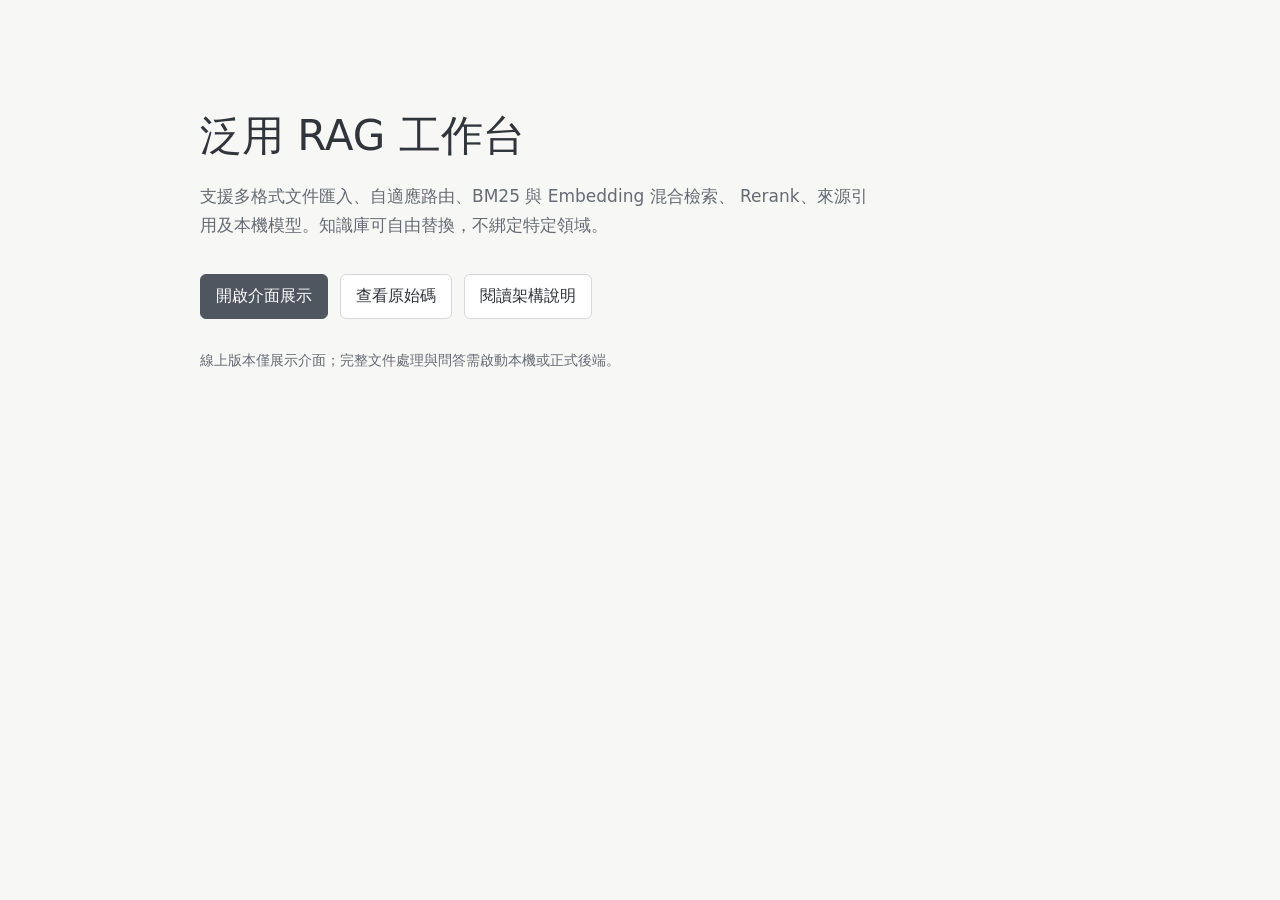
<file: docs/index.html>
<!doctype html>
<html lang="zh-Hant">
  <head>
    <meta charset="utf-8" />
    <meta name="viewport" content="width=device-width, initial-scale=1" />
    <title>泛用 RAG 工作台</title>
    <style>
      :root {
        color-scheme: light;
        font-family: "Microsoft JhengHei", "PingFang TC", system-ui, sans-serif;
        color: #30343b;
        background: #f7f7f5;
      }
      * { box-sizing: border-box; }
      body { margin: 0; }
      main {
        width: min(880px, calc(100% - 40px));
        margin: 12vh auto;
      }
      h1 {
        margin: 0 0 18px;
        font-size: 42px;
        font-weight: 500;
        letter-spacing: 0;
      }
      p {
        max-width: 680px;
        margin: 0;
        color: #656b73;
        font-size: 17px;
        line-height: 1.7;
      }
      nav {
        display: flex;
        flex-wrap: wrap;
        gap: 12px;
        margin-top: 34px;
      }
      a {
        border: 1px solid #d5d7da;
        border-radius: 6px;
        padding: 11px 15px;
        background: #fff;
        color: #30343b;
        text-decoration: none;
      }
      a.primary {
        border-color: #4f5660;
        background: #4f5660;
        color: #fff;
      }
      .note {
        margin-top: 30px;
        font-size: 14px;
      }
      @media (max-width: 600px) {
        main { margin: 64px auto; }
        h1 { font-size: 34px; }
        nav { align-items: stretch; flex-direction: column; }
        a { text-align: center; }
      }
    </style>
  </head>
  <body>
    <main>
      <h1>泛用 RAG 工作台</h1>
      <p>
        支援多格式文件匯入、自適應路由、BM25 與 Embedding 混合檢索、
        Rerank、來源引用及本機模型。知識庫可自由替換，不綁定特定領域。
      </p>
      <nav aria-label="專案連結">
        <a class="primary" href="./rag-demo/">開啟介面展示</a>
        <a href="https://github.com/Ryan1998-0/Universal-RAG">查看原始碼</a>
        <a href="./project_overview_zh.md">閱讀架構說明</a>
      </nav>
      <p class="note">線上版本僅展示介面；完整文件處理與問答需啟動本機或正式後端。</p>
    </main>
  </body>
</html>
</file>
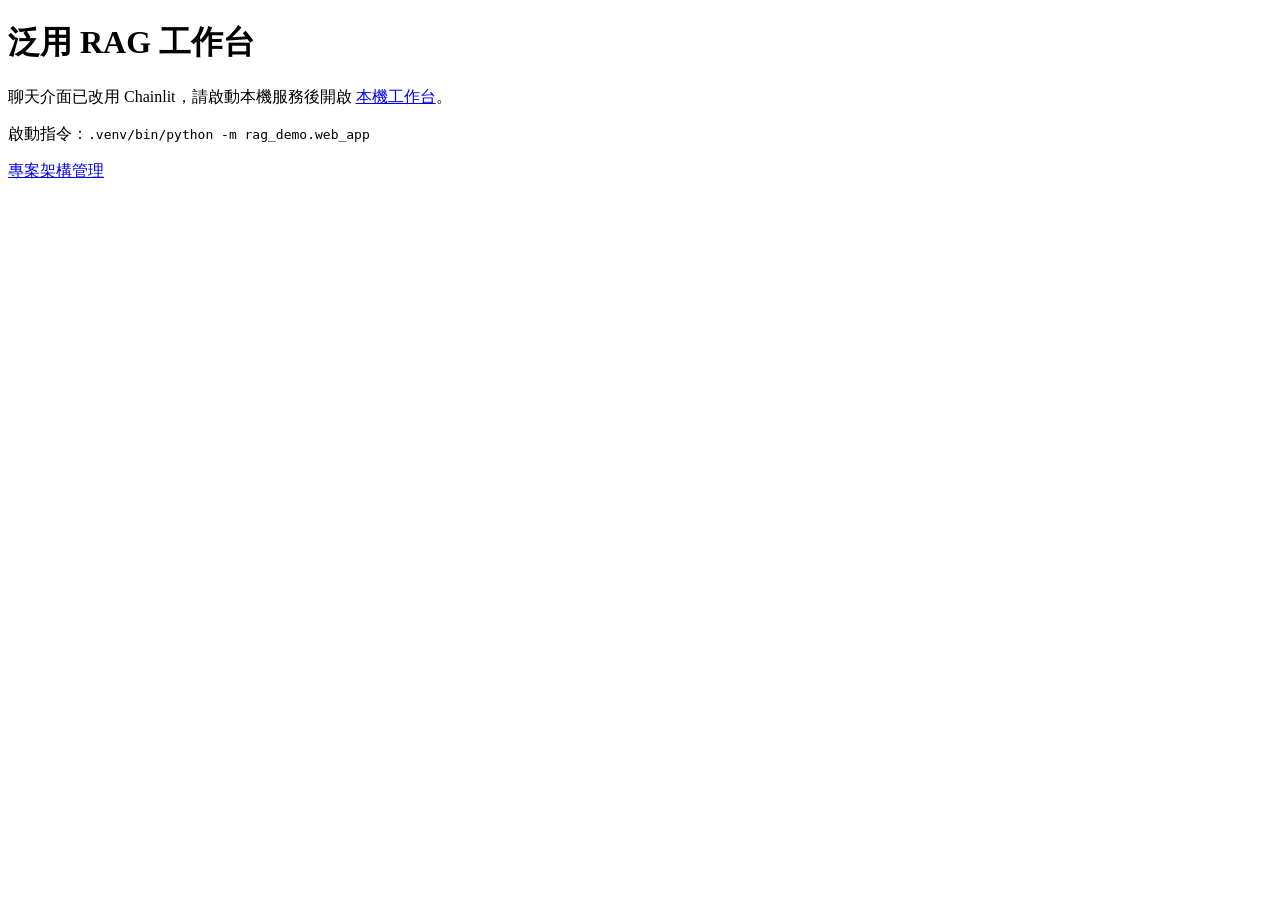
<file: docs/rag-demo/index.html>
<!doctype html>
<html lang="zh-Hant"><head><meta charset="utf-8"><meta name="viewport" content="width=device-width, initial-scale=1"><title>泛用 RAG 工作台</title></head>
<body><h1>泛用 RAG 工作台</h1><p>聊天介面已改用 Chainlit，請啟動本機服務後開啟 <a href="http://127.0.0.1:8765/">本機工作台</a>。</p><p>啟動指令：<code>.venv/bin/python -m rag_demo.web_app</code></p><a href="./architecture.html">專案架構管理</a></body></html>
</file>
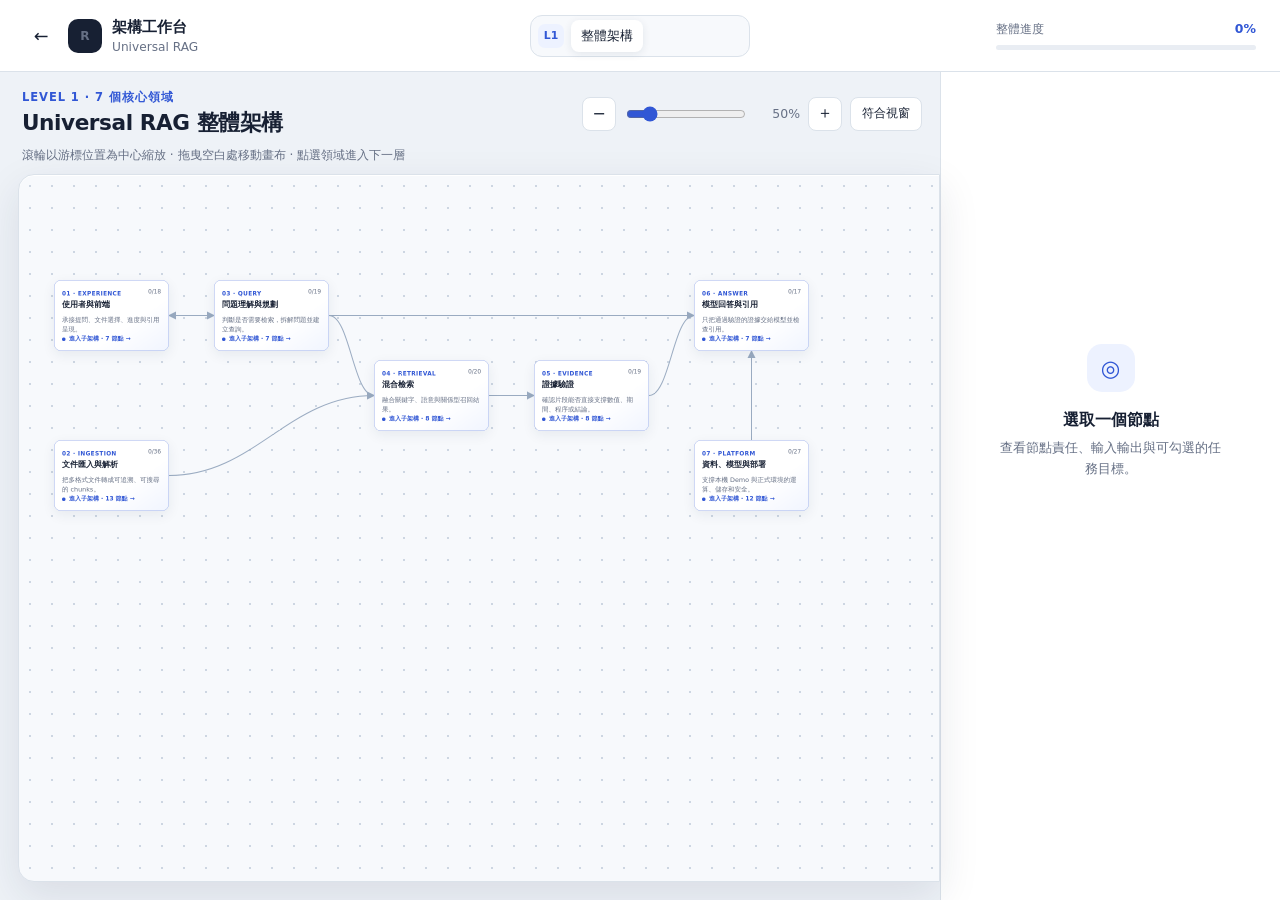
<file: docs/rag-demo/architecture.html>
<!doctype html>
<html lang="zh-Hant">
  <head>
    <meta charset="utf-8" />
    <meta name="viewport" content="width=device-width, initial-scale=1" />
    <title>Universal RAG 架構工作台</title>
    <link rel="icon" href="data:," />
    <link rel="stylesheet" href="./assets/architecture-workbench.css?v=architecture-v3" />
  </head>
  <body>
    <main class="architecture-app">
      <header class="workbench-header">
        <div class="brand-lockup">
          <a class="back-button" href="./" aria-label="返回 RAG 問答">←</a>
          <span class="brand-mark" aria-hidden="true">R</span>
          <div>
            <strong>架構工作台</strong>
            <span>Universal RAG</span>
          </div>
        </div>

        <nav class="architecture-breadcrumb" id="architectureBreadcrumb" aria-label="架構層級"></nav>

        <div class="header-progress" aria-label="整體任務進度">
          <div>
            <span>整體進度</span>
            <strong id="overallProgressText">0%</strong>
          </div>
          <div class="progress-track"><span id="overallProgressBar"></span></div>
        </div>
      </header>

      <section class="workbench-body">
        <section class="canvas-panel" aria-label="架構圖">
          <div class="canvas-toolbar">
            <div class="canvas-heading">
              <button id="upLevel" class="up-level-button" type="button" hidden>← 上一層</button>
              <div>
                <p class="eyebrow" id="levelEyebrow">LEVEL 1 · SYSTEM OVERVIEW</p>
                <h1 id="levelTitle">Universal RAG 整體架構</h1>
              </div>
            </div>
            <div class="zoom-control" aria-label="畫布縮放">
              <button id="zoomOut" type="button" aria-label="縮小畫布">−</button>
              <input id="zoomRange" type="range" min="30" max="160" value="75" step="5" aria-label="畫布縮放比例" />
              <output id="zoomValue" for="zoomRange">75%</output>
              <button id="zoomIn" type="button" aria-label="放大畫布">＋</button>
              <button id="fitCanvas" type="button" class="fit-button">符合視窗</button>
            </div>
          </div>

          <p class="canvas-guide">滾輪以游標位置為中心縮放 · 拖曳空白處移動畫布 · 點選領域進入下一層</p>

          <div class="canvas-viewport" id="canvasViewport" tabindex="0" aria-label="可捲動的架構畫布">
            <div class="canvas-sizer" id="canvasSizer">
              <div class="architecture-canvas" id="architectureCanvas">
                <div class="group-layer" id="groupLayer"></div>
                <svg class="connections" id="connectionLayer" aria-hidden="true"></svg>
                <div id="nodeLayer"></div>
              </div>
            </div>
          </div>
        </section>

        <aside class="task-inspector" id="taskInspector" aria-live="polite">
          <div class="inspector-empty" id="inspectorEmpty">
            <span aria-hidden="true">◎</span>
            <h2>選取一個節點</h2>
            <p>查看節點責任、輸入輸出與可勾選的任務目標。</p>
          </div>
          <div id="inspectorContent" hidden></div>
        </aside>
      </section>
    </main>

    <script type="module" src="./assets/architecture-workbench.js?v=architecture-v3"></script>
  </body>
</html>
</file>
<file: docs/rag-demo/assets/architecture-workbench.css>
:root {
  color-scheme: light;
  font-family: "Microsoft JhengHei", "微軟正黑體", Inter, ui-sans-serif, system-ui, sans-serif;
  --bg: #eef2f7;
  --panel: #ffffff;
  --ink: #172033;
  --muted: #667085;
  --line: #dbe2ea;
  --accent: #3157d5;
  --accent-soft: #edf2ff;
  --done: #16836c;
  --shadow: 0 14px 42px rgba(25, 42, 70, 0.1);
}

* { box-sizing: border-box; }
html, body { min-height: 100%; }
body { margin: 0; background: var(--bg); color: var(--ink); }
button, input { font: inherit; }
button, a { -webkit-tap-highlight-color: transparent; }
button { cursor: pointer; }

.architecture-app {
  display: grid;
  grid-template-rows: 72px minmax(0, 1fr);
  height: 100dvh;
  overflow: hidden;
}

.workbench-header {
  z-index: 10;
  display: grid;
  grid-template-columns: minmax(240px, 1fr) auto minmax(220px, 1fr);
  align-items: center;
  gap: 24px;
  border-bottom: 1px solid var(--line);
  padding: 0 24px;
  background: rgba(255, 255, 255, 0.96);
  backdrop-filter: blur(14px);
}

.brand-lockup { display: flex; align-items: center; gap: 10px; min-width: 0; }
.brand-lockup div { display: grid; gap: 2px; }
.brand-lockup strong { font-size: 0.95rem; }
.brand-lockup span { color: var(--muted); font-size: 0.76rem; }
.brand-mark {
  display: grid; width: 34px; height: 34px; place-items: center; border-radius: 10px;
  background: #172033; color: white; font-weight: 750;
}
.back-button {
  display: grid; width: 34px; height: 34px; place-items: center; border-radius: 9px;
  color: var(--ink); text-decoration: none; font-size: 1.1rem;
}
.back-button:hover { background: #f1f4f8; }

.architecture-breadcrumb {
  display: flex; align-items: center; gap: 7px; min-width: 220px; min-height: 42px;
  border: 1px solid var(--line); border-radius: 12px; padding: 4px 7px; background: #f7f9fc;
}
.architecture-breadcrumb button {
  overflow: hidden; min-height: 32px; border: 0; border-radius: 8px; padding: 0 10px;
  background: transparent; color: var(--muted); font-size: 0.82rem; text-overflow: ellipsis; white-space: nowrap;
}
.architecture-breadcrumb button:hover:not(:disabled) { background: #fff; color: var(--ink); }
.architecture-breadcrumb button:disabled { background: #fff; color: var(--ink); box-shadow: 0 2px 8px rgba(25, 42, 70, 0.09); cursor: default; }
.architecture-breadcrumb .breadcrumb-separator { color: #9aa7b8; font-size: 0.76rem; }
.architecture-breadcrumb .depth-badge {
  display: inline-grid; min-width: 26px; height: 24px; place-items: center; border-radius: 7px;
  background: var(--accent-soft); color: var(--accent); font-size: 0.68rem; font-weight: 800;
}

.header-progress { justify-self: end; width: min(260px, 100%); }
.header-progress > div:first-child { display: flex; justify-content: space-between; font-size: 0.78rem; }
.header-progress span { color: var(--muted); }
.header-progress strong { color: var(--accent); }
.progress-track { height: 5px; margin-top: 7px; overflow: hidden; border-radius: 999px; background: #e9edf3; }
.progress-track span { display: block; width: 0; height: 100%; border-radius: inherit; background: var(--accent); transition: width 180ms ease; }

.workbench-body { display: grid; grid-template-columns: minmax(0, 1fr) 340px; min-height: 0; }
.canvas-panel { display: grid; grid-template-rows: auto auto minmax(0, 1fr); min-width: 0; min-height: 0; padding: 18px 0 18px 18px; }
.canvas-toolbar { display: flex; align-items: center; justify-content: space-between; gap: 18px; padding: 0 18px 14px 4px; }
.canvas-heading { display: flex; align-items: center; gap: 12px; }
.canvas-toolbar h1 { margin: 3px 0 0; font-size: 1.35rem; letter-spacing: -0.02em; }
.eyebrow { margin: 0; color: var(--accent); font-size: 0.72rem; font-weight: 750; letter-spacing: 0.08em; }
.up-level-button {
  min-height: 36px; border: 1px solid var(--line); border-radius: 9px; padding: 0 11px;
  background: #fff; color: var(--ink); font-size: 0.78rem;
}
.up-level-button:hover { border-color: #aeb9c8; background: #f8fafc; }
.zoom-control { display: flex; align-items: center; gap: 8px; }
.zoom-control button {
  min-width: 34px; height: 34px; border: 1px solid var(--line); border-radius: 8px;
  background: #fff; color: var(--ink);
}
.zoom-control button:hover { border-color: #b8c3d2; background: #f8fafc; }
.zoom-control input { width: 120px; accent-color: var(--accent); }
.zoom-control output { width: 44px; color: var(--muted); font-size: 0.78rem; text-align: right; }
.zoom-control .fit-button { width: auto; padding: 0 11px; font-size: 0.78rem; }
.canvas-guide { margin: -4px 18px 10px 4px; color: var(--muted); font-size: 0.76rem; }

.canvas-viewport {
  position: relative; min-width: 0; min-height: 0; overflow: auto; border: 1px solid var(--line);
  border-radius: 16px 0 0 16px; background-color: #f7f9fc;
  background-image: radial-gradient(circle, #cdd6e2 1px, transparent 1px);
  background-size: 22px 22px; box-shadow: inset 0 1px 0 white, var(--shadow);
  cursor: grab; overscroll-behavior: contain;
}
.canvas-viewport:focus-visible { outline: 3px solid rgba(49, 87, 213, 0.25); outline-offset: -3px; }
.canvas-viewport.is-panning { cursor: grabbing; user-select: none; }
.canvas-sizer { position: relative; width: 1200px; height: 760px; }
.architecture-canvas {
  position: absolute; top: 0; left: 0; width: 1600px; height: 960px;
  transform: scale(0.75); transform-origin: 0 0; will-change: transform;
}
.connections { position: absolute; inset: 0; width: 100%; height: 100%; overflow: visible; pointer-events: none; }
.group-layer { position: absolute; inset: 0; pointer-events: none; }
.architecture-group {
  position: absolute; border: 1px dashed #b9c6d6; border-radius: 20px;
  background: rgba(237, 242, 255, 0.33);
}
.architecture-group span {
  position: absolute; top: -13px; left: 18px; border: 1px solid #cbd5e2;
  border-radius: 999px; padding: 4px 10px; background: #f7f9fc; color: #53627a;
  font-size: 0.7rem; font-weight: 750; letter-spacing: 0.07em;
}
.connection-line { fill: none; stroke: #9aabc1; stroke-width: 2; marker-end: url(#arrowhead); }

.architecture-node {
  position: absolute; display: grid; gap: 10px; width: 230px; height: 142px;
  border: 1px solid #ced8e5; border-radius: 14px; padding: 15px;
  background: rgba(255, 255, 255, 0.98); color: var(--ink); text-align: left;
  box-shadow: 0 8px 26px rgba(31, 48, 78, 0.08); transition: border-color 150ms ease, transform 150ms ease, box-shadow 150ms ease;
}
.architecture-node:hover { transform: translateY(-2px); border-color: #9eacc0; box-shadow: 0 12px 28px rgba(31, 48, 78, 0.13); }
.architecture-node.is-selected { border-color: var(--accent); box-shadow: 0 0 0 3px rgba(49, 87, 213, 0.13), 0 12px 28px rgba(31, 48, 78, 0.14); }
.architecture-node.is-complete { border-color: rgba(22, 131, 108, 0.55); }
.architecture-node.is-drillable { border-color: #9fb2eb; background: linear-gradient(145deg, #ffffff 65%, #f1f5ff); }
.architecture-node.is-drillable:hover { border-color: var(--accent); }
.node-head { display: flex; align-items: flex-start; justify-content: space-between; gap: 10px; }
.node-head span:first-child { color: var(--accent); font-size: 0.72rem; font-weight: 750; letter-spacing: 0.06em; }
.node-head strong { display: block; margin-top: 4px; font-size: 0.98rem; }
.node-progress { white-space: nowrap; color: var(--muted); font-size: 0.72rem; }
.node-purpose { display: -webkit-box; overflow: hidden; margin: 0; color: var(--muted); font-size: 0.8rem; line-height: 1.5; -webkit-box-orient: vertical; -webkit-line-clamp: 2; }
.node-task-preview { display: flex; align-items: center; gap: 7px; color: #465268; font-size: 0.74rem; }
.node-task-preview::before { width: 7px; height: 7px; border-radius: 50%; background: #b8c3d2; content: ""; }
.architecture-node.is-complete .node-task-preview::before { background: var(--done); }
.architecture-node.is-drillable .node-task-preview { color: var(--accent); font-weight: 700; }
.architecture-node.is-drillable .node-task-preview::before { background: var(--accent); }

.task-inspector { min-width: 0; overflow-y: auto; border-left: 1px solid var(--line); padding: 24px; background: #fff; }
.inspector-empty { display: grid; justify-items: center; align-content: center; min-height: 70vh; color: var(--muted); text-align: center; }
.inspector-empty > span { display: grid; width: 48px; height: 48px; place-items: center; border-radius: 15px; background: var(--accent-soft); color: var(--accent); font-size: 1.4rem; }
.inspector-empty h2 { margin: 18px 0 6px; color: var(--ink); font-size: 1rem; }
.inspector-empty p { max-width: 230px; margin: 0; font-size: 0.82rem; line-height: 1.6; }
.inspector-kicker { margin: 0 0 8px; color: var(--accent); font-size: 0.72rem; font-weight: 750; letter-spacing: 0.08em; }
.inspector-title { margin: 0; font-size: 1.2rem; }
.inspector-purpose { margin: 12px 0 20px; color: var(--muted); font-size: 0.86rem; line-height: 1.65; }
.inspector-meta { display: grid; gap: 10px; margin-bottom: 22px; }
.meta-row { display: grid; grid-template-columns: 56px 1fr; gap: 10px; font-size: 0.78rem; line-height: 1.5; }
.meta-row span { color: var(--muted); }
.task-section { border-top: 1px solid var(--line); padding-top: 18px; }
.inspector-domain-note { margin: -8px 0 18px; border-radius: 9px; padding: 10px 12px; background: var(--accent-soft); color: #3d55a5; font-size: 0.78rem; line-height: 1.5; }
.task-section-head { display: flex; justify-content: space-between; align-items: center; gap: 10px; margin-bottom: 12px; }
.task-section h3 { margin: 0; font-size: 0.9rem; }
.task-section-head span { color: var(--muted); font-size: 0.76rem; }
.goal-list { display: grid; gap: 9px; }
.goal-item { display: grid; grid-template-columns: 20px 1fr; gap: 9px; align-items: start; border: 1px solid var(--line); border-radius: 10px; padding: 11px; color: #364158; font-size: 0.82rem; line-height: 1.5; }
.goal-item:hover { border-color: #b8c3d2; background: #fafbfc; }
.goal-item input { width: 17px; height: 17px; margin: 2px 0 0; accent-color: var(--done); }
.goal-item:has(input:checked) span { color: var(--muted); text-decoration: line-through; }

@media (max-width: 980px) {
  .workbench-header { grid-template-columns: 1fr auto; gap: 12px; padding: 0 14px; }
  .architecture-breadcrumb { order: 3; grid-column: 1 / -1; justify-self: center; transform: translateY(-4px); }
  .header-progress { display: none; }
  .architecture-app { grid-template-rows: 112px minmax(0, 1fr); }
  .workbench-body { grid-template-columns: minmax(0, 1fr); }
  .task-inspector { position: absolute; right: 12px; bottom: 12px; z-index: 20; width: min(340px, calc(100vw - 24px)); max-height: 52vh; border: 1px solid var(--line); border-radius: 14px; box-shadow: var(--shadow); }
  .inspector-empty { min-height: 160px; }
  .canvas-panel { padding-left: 12px; }
}

@media (max-width: 680px) {
  .canvas-toolbar { align-items: flex-start; flex-direction: column; }
  .canvas-heading { align-items: flex-start; }
  .zoom-control input { width: 90px; }
  .zoom-control .fit-button { display: none; }
}
</file>
